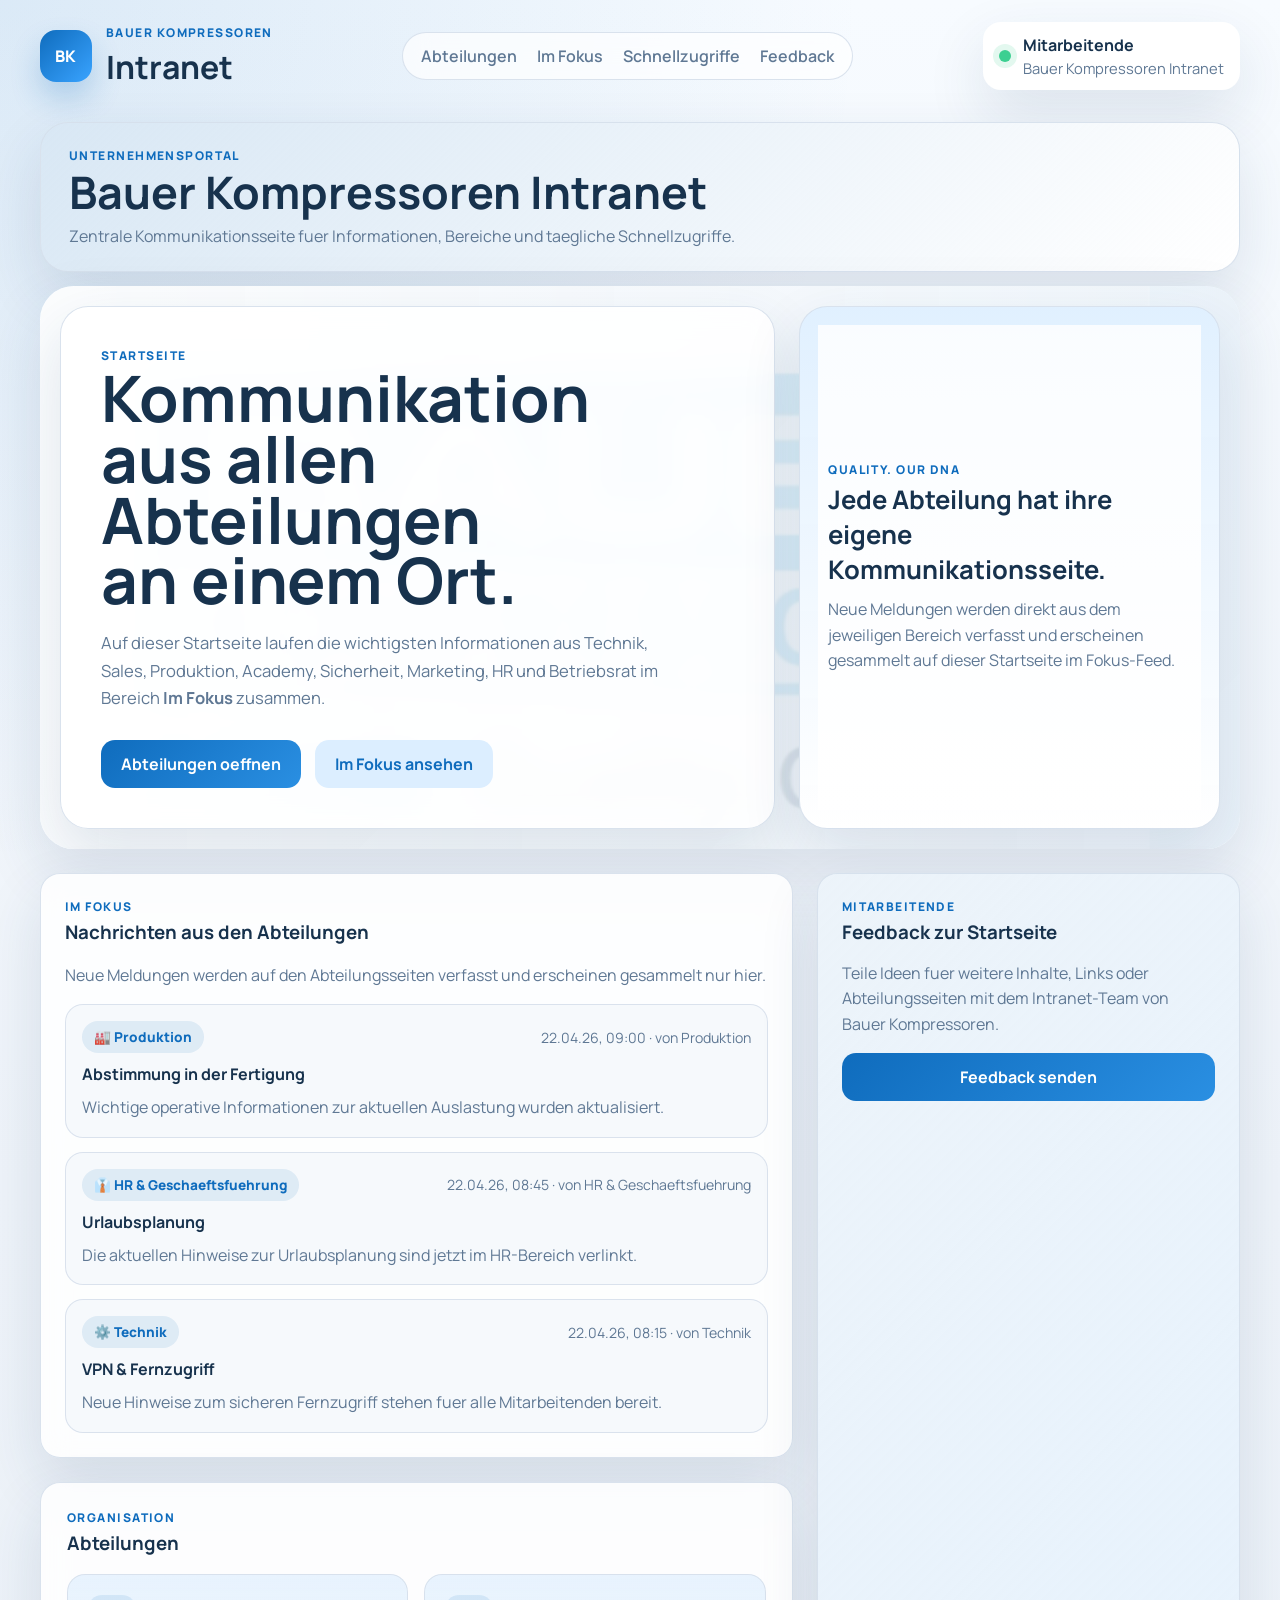
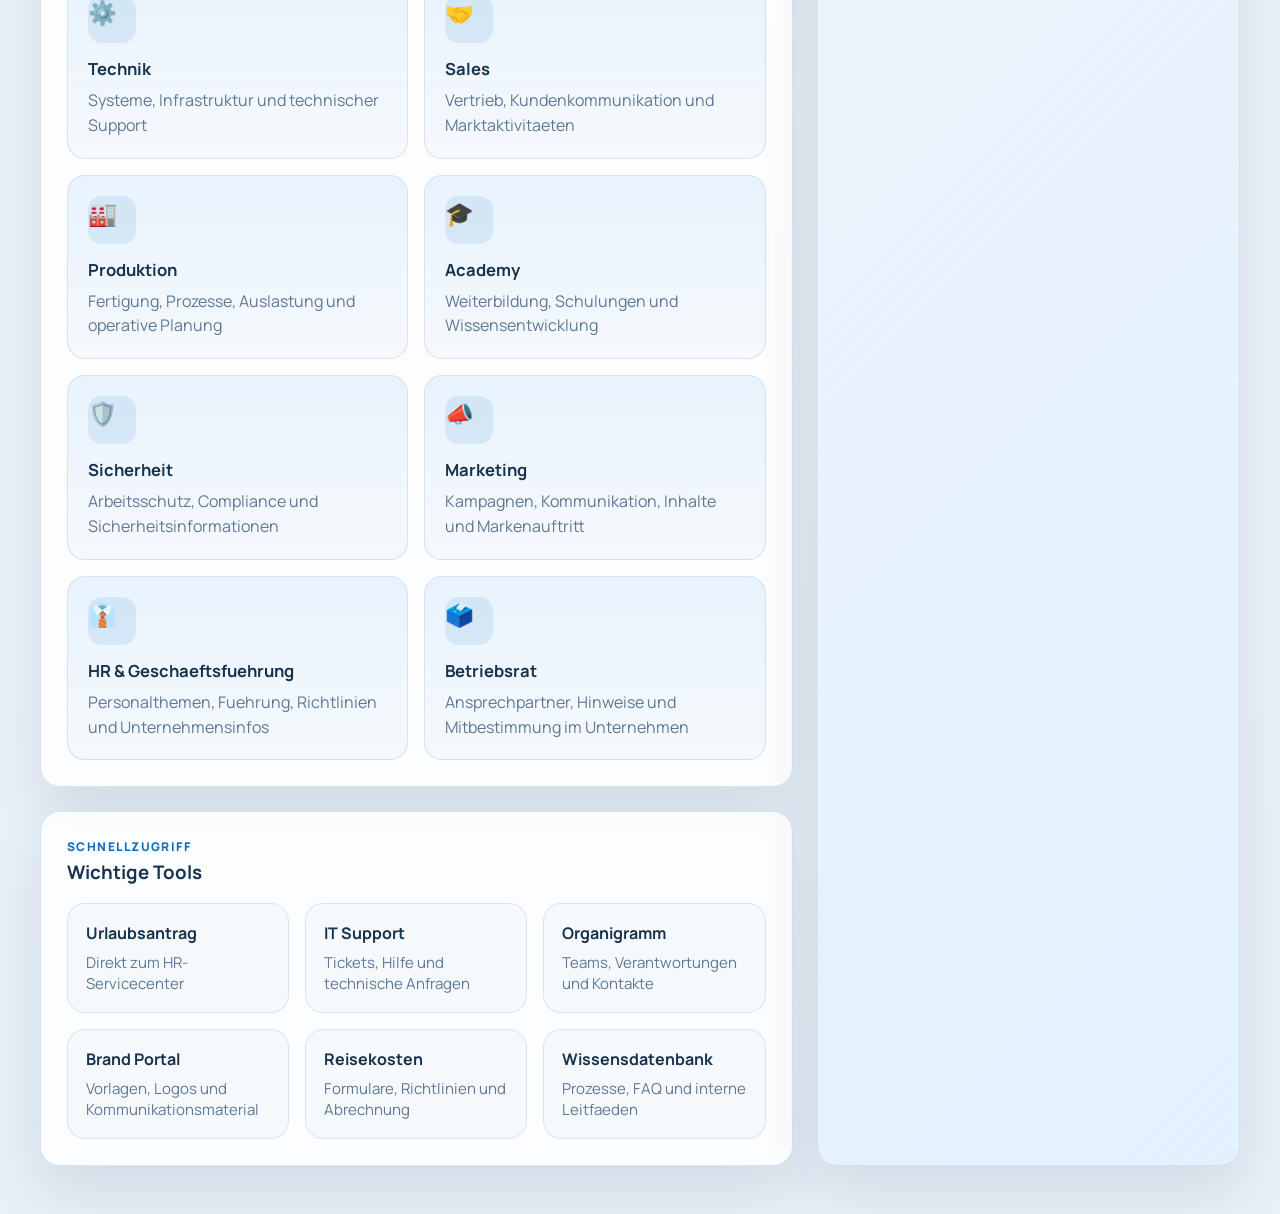
<file: index.html>
<!DOCTYPE html>
<html lang="de">
<head>
  <meta charset="UTF-8">
  <meta name="viewport" content="width=device-width, initial-scale=1.0">
  <title>Bauer Kompressoren Intranet</title>
  <link rel="preconnect" href="https://fonts.googleapis.com">
  <link rel="preconnect" href="https://fonts.gstatic.com" crossorigin>
  <link href="https://fonts.googleapis.com/css2?family=Manrope:wght@400;500;600;700;800&display=swap" rel="stylesheet">
  <link rel="stylesheet" href="styles.css">
  <script src="app.js" defer></script>
</head>
<body data-page="home">
  <header class="topbar">
    <div class="brand">
      <div class="brand-mark">BK</div>
      <div>
        <p class="eyebrow">Bauer Kompressoren</p>
        <h1>Intranet</h1>
      </div>
    </div>

    <nav class="topnav" aria-label="Hauptnavigation">
      <a href="#departments">Abteilungen</a>
      <a href="#focus">Im Fokus</a>
      <a href="#tools">Schnellzugriffe</a>
      <a href="#feedback">Feedback</a>
    </nav>

    <div class="profile-card">
      <span class="status-dot"></span>
      <div>
        <strong id="current-user-name">Mitarbeitende</strong>
        <p id="current-user-role">Bauer Kompressoren Intranet</p>
      </div>
    </div>
  </header>

  <main class="layout">
    <section class="brand-banner" aria-label="Unternehmensmarke">
      <div class="brand-banner-copy">
        <p class="eyebrow">Unternehmensportal</p>
        <h2>Bauer Kompressoren Intranet</h2>
        <p>Zentrale Kommunikationsseite fuer Informationen, Bereiche und taegliche Schnellzugriffe.</p>
      </div>
    </section>

    <section class="hero">
      <div class="hero-copy">
        <p class="eyebrow">Startseite</p>
        <h2>Kommunikation aus allen Abteilungen an einem Ort.</h2>
        <p>
          Auf dieser Startseite laufen die wichtigsten Informationen aus Technik,
          Sales, Produktion, Academy, Sicherheit, Marketing, HR und Betriebsrat
          im Bereich <strong>Im Fokus</strong> zusammen.
        </p>
        <div class="hero-actions">
          <a class="button primary" href="#departments">Abteilungen oeffnen</a>
          <a class="button secondary" href="#focus">Im Fokus ansehen</a>
        </div>
      </div>

      <aside class="hero-panel hero-visual">
        <div class="hero-visual-copy">
          <p class="eyebrow">Quality. Our DNA</p>
          <h3>Jede Abteilung hat ihre eigene Kommunikationsseite.</h3>
          <p>
            Neue Meldungen werden direkt aus dem jeweiligen Bereich verfasst
            und erscheinen gesammelt auf dieser Startseite im Fokus-Feed.
          </p>
        </div>
      </aside>
    </section>

    <section class="content-grid">
      <div class="main-column">
        <section id="focus" class="card compact focus-card">
          <div class="section-heading">
            <div>
              <p class="eyebrow">Im Fokus</p>
              <h3>Nachrichten aus den Abteilungen</h3>
            </div>
          </div>
          <p class="focus-note">
            Neue Meldungen werden auf den Abteilungsseiten verfasst und erscheinen gesammelt nur hier.
          </p>
          <div id="focus-feed" class="focus-feed"></div>
          <p id="focus-empty" class="focus-empty" hidden>Noch keine Meldungen im Fokus.</p>
        </section>

        <section id="departments" class="card">
          <div class="section-heading">
            <div>
              <p class="eyebrow">Organisation</p>
              <h3>Abteilungen</h3>
            </div>
          </div>

          <div class="department-grid">
            <a href="department.html?dept=technik" class="department-tile">
              <span class="department-icon" aria-hidden="true">⚙️</span>
              <strong>Technik</strong>
              <span>Systeme, Infrastruktur und technischer Support</span>
            </a>
            <a href="department.html?dept=sales" class="department-tile">
              <span class="department-icon" aria-hidden="true">🤝</span>
              <strong>Sales</strong>
              <span>Vertrieb, Kundenkommunikation und Marktaktivitaeten</span>
            </a>
            <a href="department.html?dept=produktion" class="department-tile">
              <span class="department-icon" aria-hidden="true">🏭</span>
              <strong>Produktion</strong>
              <span>Fertigung, Prozesse, Auslastung und operative Planung</span>
            </a>
            <a href="department.html?dept=academy" class="department-tile">
              <span class="department-icon" aria-hidden="true">🎓</span>
              <strong>Academy</strong>
              <span>Weiterbildung, Schulungen und Wissensentwicklung</span>
            </a>
            <a href="department.html?dept=sicherheit" class="department-tile">
              <span class="department-icon" aria-hidden="true">🛡️</span>
              <strong>Sicherheit</strong>
              <span>Arbeitsschutz, Compliance und Sicherheitsinformationen</span>
            </a>
            <a href="department.html?dept=marketing" class="department-tile">
              <span class="department-icon" aria-hidden="true">📣</span>
              <strong>Marketing</strong>
              <span>Kampagnen, Kommunikation, Inhalte und Markenauftritt</span>
            </a>
            <a href="department.html?dept=hr-geschaeftsfuehrung" class="department-tile">
              <span class="department-icon" aria-hidden="true">👔</span>
              <strong>HR &amp; Geschaeftsfuehrung</strong>
              <span>Personalthemen, Fuehrung, Richtlinien und Unternehmensinfos</span>
            </a>
            <a href="department.html?dept=betriebsrat" class="department-tile">
              <span class="department-icon" aria-hidden="true">🗳️</span>
              <strong>Betriebsrat</strong>
              <span>Ansprechpartner, Hinweise und Mitbestimmung im Unternehmen</span>
            </a>
          </div>
        </section>

        <section id="tools" class="card">
          <div class="section-heading">
            <div>
              <p class="eyebrow">Schnellzugriff</p>
              <h3>Wichtige Tools</h3>
            </div>
          </div>

          <div class="quick-links">
            <a href="#tools" class="quick-link">
              <strong>Urlaubsantrag</strong>
              <span>Direkt zum HR-Servicecenter</span>
            </a>
            <a href="#tools" class="quick-link">
              <strong>IT Support</strong>
              <span>Tickets, Hilfe und technische Anfragen</span>
            </a>
            <a href="#tools" class="quick-link">
              <strong>Organigramm</strong>
              <span>Teams, Verantwortungen und Kontakte</span>
            </a>
            <a href="#tools" class="quick-link">
              <strong>Brand Portal</strong>
              <span>Vorlagen, Logos und Kommunikationsmaterial</span>
            </a>
            <a href="#tools" class="quick-link">
              <strong>Reisekosten</strong>
              <span>Formulare, Richtlinien und Abrechnung</span>
            </a>
            <a href="#tools" class="quick-link">
              <strong>Wissensdatenbank</strong>
              <span>Prozesse, FAQ und interne Leitfaeden</span>
            </a>
          </div>
        </section>
      </div>

      <aside class="sidebar">
        <section id="feedback" class="card compact accent-card">
          <p class="eyebrow">Mitarbeitende</p>
          <h3>Feedback zur Startseite</h3>
          <p>
            Teile Ideen fuer weitere Inhalte, Links oder Abteilungsseiten mit dem
            Intranet-Team von Bauer Kompressoren.
          </p>
          <a class="button primary full-width" href="#feedback">Feedback senden</a>
        </section>
      </aside>
    </section>
  </main>
</body>
</html>
</file>
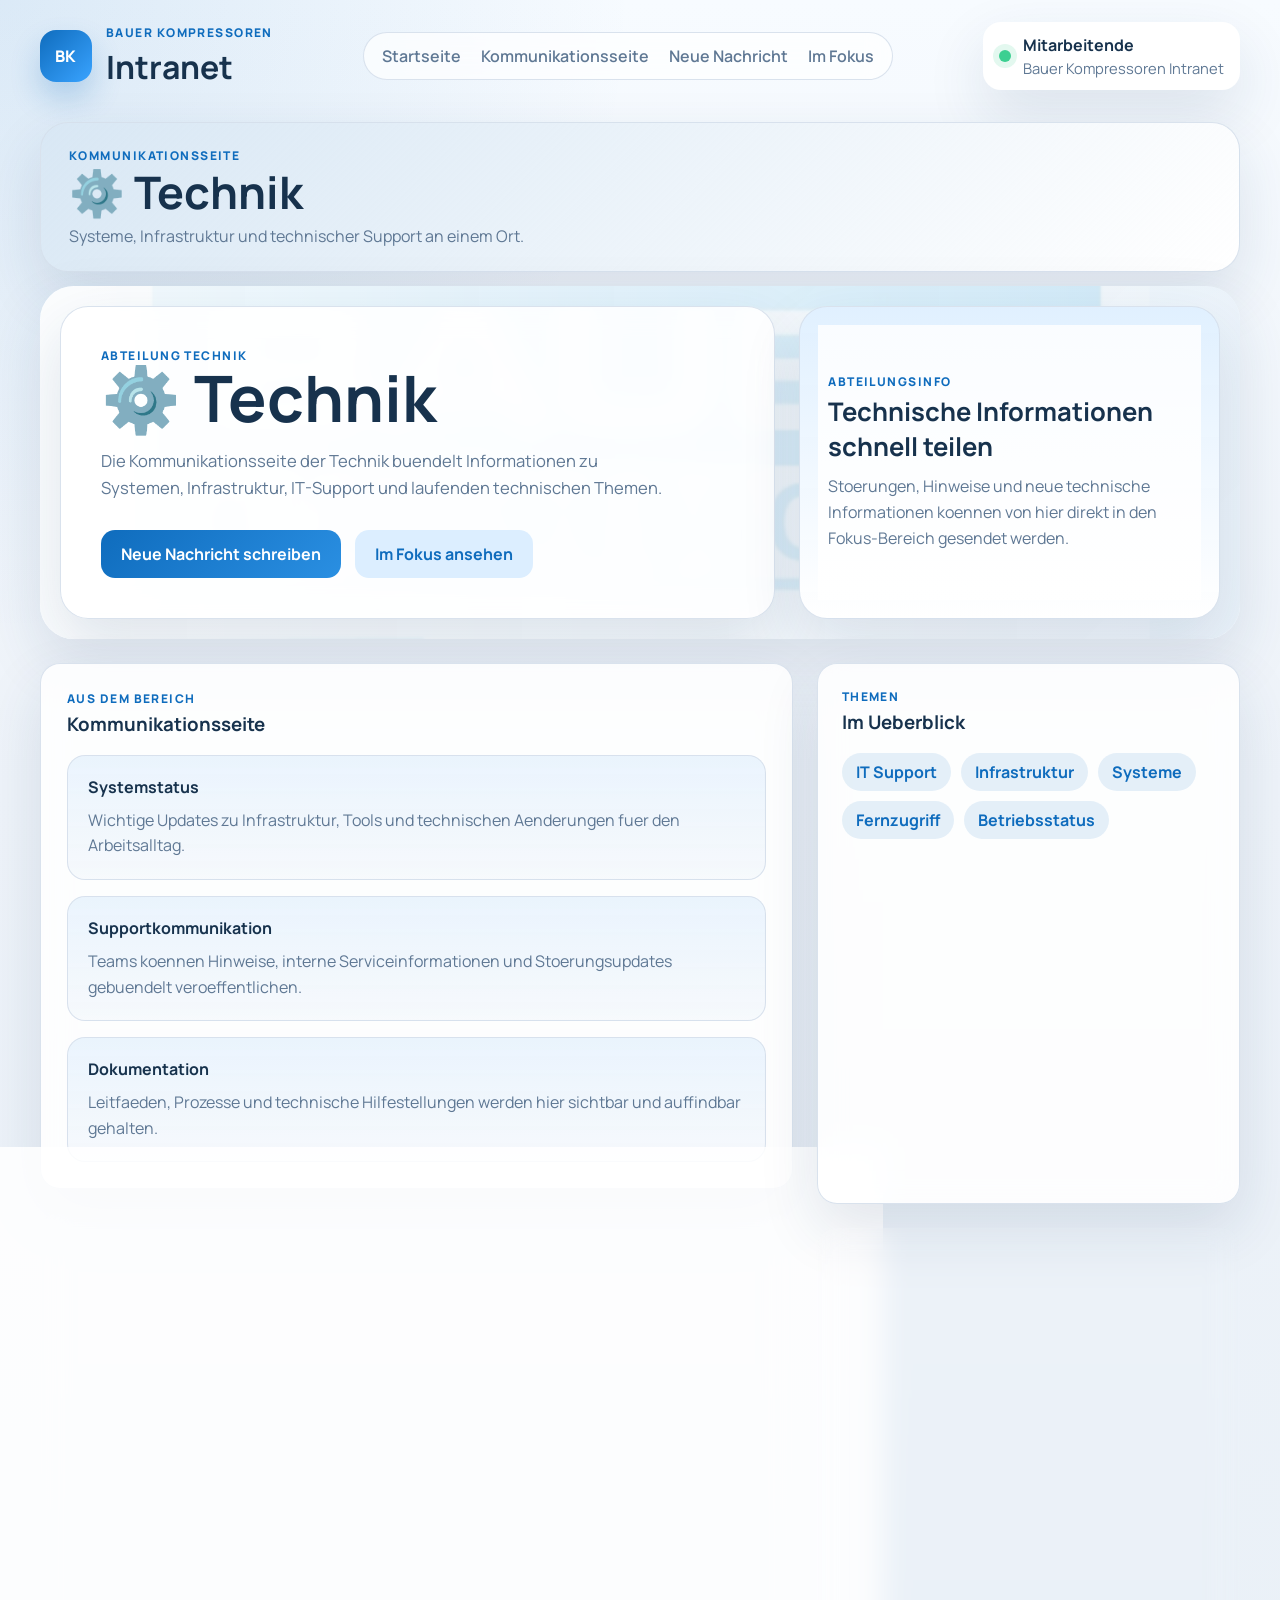
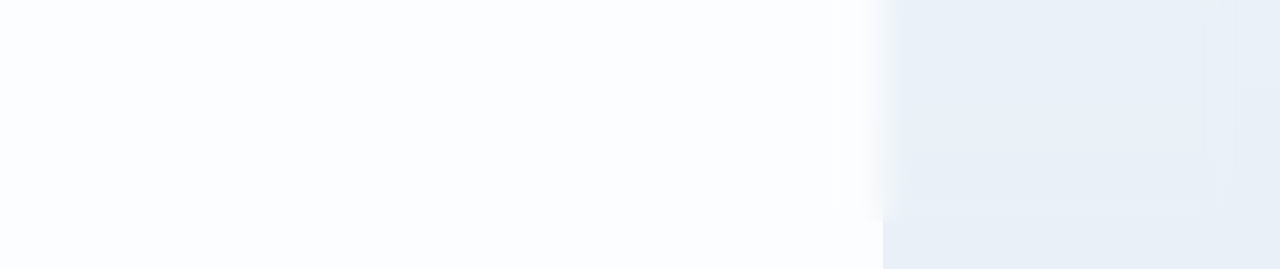
<file: department.html>
<!DOCTYPE html>
<html lang="de">
<head>
  <meta charset="UTF-8">
  <meta name="viewport" content="width=device-width, initial-scale=1.0">
  <title>Abteilung | Bauer Kompressoren Intranet</title>
  <link rel="preconnect" href="https://fonts.googleapis.com">
  <link rel="preconnect" href="https://fonts.gstatic.com" crossorigin>
  <link href="https://fonts.googleapis.com/css2?family=Manrope:wght@400;500;600;700;800&display=swap" rel="stylesheet">
  <link rel="stylesheet" href="styles.css">
  <script src="app.js" defer></script>
</head>
<body data-page="department">
  <header class="topbar">
    <div class="brand">
      <div class="brand-mark">BK</div>
      <div>
        <p class="eyebrow">Bauer Kompressoren</p>
        <h1>Intranet</h1>
      </div>
    </div>

    <nav class="topnav" aria-label="Hauptnavigation">
      <a href="index.html">Startseite</a>
      <a href="#communication">Kommunikationsseite</a>
      <a href="#compose">Neue Nachricht</a>
      <a href="index.html#focus">Im Fokus</a>
    </nav>

    <div class="profile-card">
      <span class="status-dot"></span>
      <div>
        <strong id="current-user-name">Mitarbeitende</strong>
        <p id="current-user-role">Bauer Kompressoren Intranet</p>
      </div>
    </div>
  </header>

  <main class="layout">
    <section class="brand-banner" aria-label="Unternehmensmarke">
      <div class="brand-banner-copy">
        <p class="eyebrow">Kommunikationsseite</p>
        <h2 id="department-banner-title">Abteilung</h2>
        <p id="department-banner-copy">Informationen und Kommunikation aus dem Bereich.</p>
      </div>
    </section>

    <section class="hero">
      <div class="hero-copy">
        <p class="eyebrow" id="department-page-label">Abteilung</p>
        <h2 id="department-page-title">Bereich</h2>
        <p id="department-page-description">
          Diese Seite buendelt die Kommunikation, Themen und Meldungen der Abteilung.
        </p>
        <div class="hero-actions">
          <button class="button primary" id="compose-toggle" type="button">Neue Nachricht schreiben</button>
          <a class="button secondary" href="index.html#focus">Im Fokus ansehen</a>
        </div>
      </div>

      <aside class="hero-panel hero-visual">
        <div class="hero-visual-copy">
          <p class="eyebrow">Abteilungsinfo</p>
          <h3 id="department-panel-title">Kommunikation aus dem Bereich</h3>
          <p id="department-panel-copy">
            Meldungen dieser Seite erscheinen gesammelt im Bereich Im Fokus auf der Startseite.
          </p>
        </div>
      </aside>
    </section>

    <section class="department-layout">
      <div class="page-main">
        <section id="communication" class="card">
          <div class="section-heading">
            <div>
              <p class="eyebrow">Aus dem Bereich</p>
              <h3>Kommunikationsseite</h3>
            </div>
          </div>
          <div id="department-highlights" class="info-stack"></div>
        </section>

        <section id="compose" class="card compose-card">
          <div class="section-heading">
            <div>
              <p class="eyebrow">Nachricht verfassen</p>
              <h3 id="compose-title">Neue Meldung</h3>
            </div>
          </div>
          <p class="compose-note">
            Diese Nachricht wird nur im Bereich <strong>Im Fokus</strong> auf der Startseite angezeigt und mit der aktuellen Abteilung gekennzeichnet.
          </p>
          <form id="department-message-form" class="message-form" hidden>
            <label class="field" for="message-title">
              <span class="field-label">Titel</span>
              <input id="message-title" class="text-input" name="title" type="text" maxlength="80" required>
            </label>

            <label class="field" for="message-content">
              <span class="field-label">Nachricht</span>
              <textarea id="message-content" class="text-area" name="content" maxlength="320" required></textarea>
            </label>

            <div class="compose-actions">
              <button class="button primary" type="submit">Nachricht an Im Fokus senden</button>
              <button class="button secondary" id="compose-cancel" type="button">Schliessen</button>
            </div>

            <p class="inline-note" id="compose-help">
              Nach dem Senden wirst du direkt zur Startseite in den Bereich Im Fokus gefuehrt.
            </p>
            <p class="status-message" id="message-status" aria-live="polite"></p>
          </form>
        </section>
      </div>

      <aside class="page-sidebar">
        <section class="card compact">
          <div class="section-heading">
            <div>
              <p class="eyebrow">Themen</p>
              <h3>Im Ueberblick</h3>
            </div>
          </div>
          <div id="department-topics" class="topic-list"></div>
        </section>

        <section class="card compact accent-card">
          <p class="eyebrow">Verbindung</p>
          <h3>Zurueck zur Startseite</h3>
          <p>
            Alle aus dieser Seite verfassten Nachrichten werden im zentralen Fokus-Bereich des Intranets gesammelt.
          </p>
          <a class="button primary full-width" href="index.html#focus">Im Fokus oeffnen</a>
        </section>
      </aside>
    </section>
  </main>
</body>
</html>
</file>
<file: styles.css>
:root {
  --bg: #eef3f9;
  --panel: #ffffff;
  --panel-soft: #f6f9fc;
  --line: #d5dfec;
  --text: #17324d;
  --muted: #5f7894;
  --primary: #0f6cbd;
  --primary-dark: #0a4f8a;
  --accent: #dceeff;
  --shadow: 0 24px 60px rgba(25, 61, 99, 0.12);
  --radius-xl: 28px;
  --radius-lg: 20px;
  --radius-md: 14px;
}

* {
  box-sizing: border-box;
}

html {
  scroll-behavior: smooth;
}

body {
  margin: 0;
  font-family: "Manrope", sans-serif;
  color: var(--text);
  background:
    radial-gradient(circle at top left, rgba(15, 108, 189, 0.12), transparent 28%),
    linear-gradient(180deg, #f7fbff 0%, var(--bg) 42%, #e9f0f7 100%);
}

a {
  color: inherit;
  text-decoration: none;
}

.topbar,
.layout {
  width: min(1200px, calc(100% - 32px));
  margin: 0 auto;
}

.topbar {
  display: flex;
  align-items: center;
  justify-content: space-between;
  gap: 24px;
  padding: 22px 0;
}

.brand {
  display: flex;
  align-items: center;
  gap: 14px;
}

.brand-mark {
  display: grid;
  place-items: center;
  width: 52px;
  height: 52px;
  border-radius: 16px;
  background: linear-gradient(135deg, var(--primary), #39a3ff);
  color: #fff;
  font-weight: 800;
  letter-spacing: 0.06em;
  box-shadow: 0 16px 30px rgba(15, 108, 189, 0.24);
}

.brand h1,
.hero h2,
.section-heading h3,
.card h3,
.news-card h4,
.event-item h4 {
  margin: 0;
}

.eyebrow {
  margin: 0 0 4px;
  font-size: 0.75rem;
  font-weight: 800;
  letter-spacing: 0.12em;
  text-transform: uppercase;
  color: var(--primary);
}

.topnav {
  display: flex;
  align-items: center;
  gap: 20px;
  padding: 12px 18px;
  border: 1px solid rgba(213, 223, 236, 0.9);
  border-radius: 999px;
  background: rgba(255, 255, 255, 0.7);
  backdrop-filter: blur(12px);
}

.topnav a {
  color: var(--muted);
  font-weight: 600;
}

.profile-card {
  display: flex;
  align-items: center;
  gap: 12px;
  padding: 12px 16px;
  border-radius: 18px;
  background: var(--panel);
  box-shadow: var(--shadow);
}

.profile-card p {
  margin: 2px 0 0;
  color: var(--muted);
  font-size: 0.92rem;
}

.status-dot {
  width: 12px;
  height: 12px;
  border-radius: 999px;
  background: #3ccf91;
  box-shadow: 0 0 0 6px rgba(60, 207, 145, 0.14);
}

.layout {
  padding-bottom: 48px;
}

.brand-banner {
  margin-top: 10px;
  padding: 24px 28px;
  border-radius: var(--radius-xl);
  border: 1px solid rgba(213, 223, 236, 0.9);
  background:
    linear-gradient(135deg, rgba(15, 108, 189, 0.16), rgba(255, 255, 255, 0.92)),
    var(--panel);
  box-shadow: var(--shadow);
  backdrop-filter: blur(14px);
}

.brand-banner-copy h2 {
  margin: 0;
  font-size: clamp(1.9rem, 3.5vw, 3rem);
  line-height: 1.05;
}

.brand-banner-copy p:last-child {
  margin: 10px 0 0;
  color: var(--muted);
  font-size: 1rem;
}

.hero {
  position: relative;
  display: grid;
  grid-template-columns: 1.7fr 1fr;
  gap: 24px;
  margin-top: 14px;
  padding: 20px;
  border-radius: 34px;
  overflow: hidden;
  background: linear-gradient(135deg, rgba(235, 244, 251, 0.96), rgba(224, 236, 247, 0.94));
  background-repeat: no-repeat;
  box-shadow: var(--shadow);
}

.hero::before {
  content: "";
  position: absolute;
  inset: 0;
  background-image: url("bauer-kompressoren-logo.png");
  background-repeat: no-repeat;
  background-position: center;
  background-size: min(88%, 980px);
  opacity: 0.18;
  transform: scale(1.04);
  pointer-events: none;
}

.hero::after {
  content: "";
  position: absolute;
  inset: 0;
  background:
    linear-gradient(90deg, rgba(255, 255, 255, 0.82) 0%, rgba(255, 255, 255, 0.58) 42%, rgba(255, 255, 255, 0.28) 100%);
  pointer-events: none;
}

.hero > * {
  position: relative;
  z-index: 1;
}

.hero-copy,
.hero-panel,
.card {
  background: rgba(255, 255, 255, 0.86);
  border: 1px solid rgba(213, 223, 236, 0.9);
  box-shadow: var(--shadow);
  backdrop-filter: blur(14px);
}

.hero-copy {
  padding: 40px;
  border-radius: var(--radius-xl);
  background: rgba(255, 255, 255, 0.84);
}

.hero h2 {
  max-width: 10ch;
  font-size: clamp(2.4rem, 5vw, 4.2rem);
  line-height: 0.95;
}

.hero-copy > p:last-of-type {
  max-width: 58ch;
  margin: 18px 0 0;
  font-size: 1.04rem;
  line-height: 1.65;
  color: var(--muted);
}

.hero-actions {
  display: flex;
  flex-wrap: wrap;
  gap: 14px;
  margin-top: 28px;
}

.button {
  display: inline-flex;
  align-items: center;
  justify-content: center;
  min-height: 48px;
  padding: 0 20px;
  border: 0;
  border-radius: 14px;
  cursor: pointer;
  font-family: inherit;
  font-size: 1rem;
  font-weight: 700;
}

.button.primary {
  color: #fff;
  background: linear-gradient(135deg, var(--primary), #2a8fe2);
}

.button.secondary {
  color: var(--primary);
  background: var(--accent);
}

.full-width {
  width: 100%;
}

.hero-panel {
  padding: 28px;
  border-radius: var(--radius-xl);
  background:
    linear-gradient(180deg, rgba(220, 238, 255, 0.88), rgba(255, 255, 255, 0.9)),
    var(--panel);
}

.hero-visual {
  position: relative;
  display: flex;
  flex-direction: column;
  justify-content: center;
  min-height: 100%;
  overflow: hidden;
}

.hero-visual::before {
  content: "";
  position: absolute;
  inset: 18px;
  background-image:
    linear-gradient(180deg, rgba(255, 255, 255, 0.82), rgba(255, 255, 255, 0.92));
  opacity: 1;
  pointer-events: none;
}

.hero-visual-copy {
  position: relative;
  z-index: 1;
}

.hero-visual-copy h3 {
  margin: 0;
  font-size: 1.6rem;
}

.hero-visual-copy p:last-child {
  margin: 10px 0 0;
  color: var(--muted);
  line-height: 1.6;
}

.content-grid {
  display: grid;
  grid-template-columns: 1.6fr 0.9fr;
  gap: 24px;
  margin-top: 24px;
}

.main-column,
.sidebar {
  display: grid;
  gap: 24px;
}

.card {
  padding: 26px;
  border-radius: var(--radius-lg);
}

.card.compact {
  padding: 24px;
}

.section-heading {
  display: flex;
  align-items: end;
  justify-content: space-between;
  gap: 16px;
  margin-bottom: 18px;
}

.section-heading a {
  color: var(--primary);
  font-weight: 700;
}

.quick-links {
  display: grid;
  grid-template-columns: repeat(3, minmax(0, 1fr));
  gap: 16px;
}

.quick-link {
  padding: 18px;
  border-radius: 18px;
  background: var(--panel-soft);
  border: 1px solid rgba(213, 223, 236, 0.8);
  transition: transform 180ms ease, border-color 180ms ease;
}

.quick-link:hover {
  transform: translateY(-2px);
  border-color: rgba(15, 108, 189, 0.34);
}

.quick-link span {
  display: block;
  margin-top: 8px;
  color: var(--muted);
  font-size: 0.94rem;
}

.event-list {
  display: grid;
  gap: 14px;
}

.event-item {
  display: grid;
  grid-template-columns: 72px 1fr;
  gap: 14px;
  align-items: center;
  padding: 14px;
  border-radius: 18px;
  background: var(--panel-soft);
}

.event-item p {
  margin: 6px 0 0;
  color: var(--muted);
  line-height: 1.5;
}

.event-date {
  display: grid;
  place-items: center;
  min-height: 72px;
  padding: 10px 8px;
  border-radius: 16px;
  background: #fff;
  color: var(--primary);
  text-align: center;
}

.event-date strong {
  font-size: 1.2rem;
  letter-spacing: 0.04em;
}

.focus-card {
  position: relative;
}

.focus-note,
.focus-empty {
  margin: 0 0 16px;
  color: var(--muted);
  line-height: 1.6;
}

.focus-feed {
  display: grid;
  gap: 14px;
}

.focus-item {
  padding: 16px;
  border-radius: 18px;
  background: var(--panel-soft);
  border: 1px solid rgba(213, 223, 236, 0.85);
}

.focus-item-header {
  display: flex;
  flex-wrap: wrap;
  align-items: center;
  justify-content: space-between;
  gap: 10px;
  margin-bottom: 10px;
}

.focus-badge {
  display: inline-flex;
  align-items: center;
  gap: 8px;
  padding: 7px 12px;
  border-radius: 999px;
  background: rgba(15, 108, 189, 0.1);
  color: var(--primary);
  font-size: 0.85rem;
  font-weight: 800;
}

.focus-meta {
  color: var(--muted);
  font-size: 0.88rem;
}

.focus-item h4,
.info-card h4 {
  margin: 0;
}

.focus-item p,
.info-card p,
.compose-note,
.inline-note,
.status-message {
  margin: 10px 0 0;
  color: var(--muted);
  line-height: 1.6;
}

.department-grid {
  display: grid;
  grid-template-columns: repeat(2, minmax(0, 1fr));
  gap: 16px;
}

.department-tile {
  display: block;
  padding: 20px;
  border-radius: 18px;
  background:
    linear-gradient(180deg, rgba(220, 238, 255, 0.55), rgba(246, 249, 252, 0.95)),
    var(--panel-soft);
  border: 1px solid rgba(213, 223, 236, 0.9);
  transition: transform 180ms ease, border-color 180ms ease, box-shadow 180ms ease;
}

.department-tile:hover {
  transform: translateY(-2px);
  border-color: rgba(15, 108, 189, 0.34);
  box-shadow: 0 18px 32px rgba(15, 108, 189, 0.12);
}

.department-tile strong {
  display: block;
  margin-top: 14px;
  margin-bottom: 8px;
  font-size: 1.04rem;
}

.department-icon {
  display: inline-grid;
  place-items: center;
  width: 48px;
  height: 48px;
  border-radius: 14px;
  background: rgba(15, 108, 189, 0.1);
  font-size: 1.45rem;
}

.department-tile span {
  display: block;
  color: var(--muted);
  line-height: 1.55;
}

.accent-card {
  background:
    linear-gradient(135deg, rgba(15, 108, 189, 0.08), rgba(220, 238, 255, 0.8)),
    var(--panel);
}

.accent-card p:last-of-type {
  color: var(--muted);
  line-height: 1.6;
}

.department-layout {
  display: grid;
  grid-template-columns: 1.6fr 0.9fr;
  gap: 24px;
  margin-top: 24px;
}

.page-main,
.page-sidebar {
  display: grid;
  gap: 24px;
}

.info-stack {
  display: grid;
  gap: 16px;
}

.info-card {
  padding: 20px;
  border-radius: 18px;
  background:
    linear-gradient(180deg, rgba(220, 238, 255, 0.45), rgba(246, 249, 252, 0.96)),
    var(--panel-soft);
  border: 1px solid rgba(213, 223, 236, 0.9);
}

.topic-list {
  display: flex;
  flex-wrap: wrap;
  gap: 10px;
}

.topic-chip {
  display: inline-flex;
  align-items: center;
  min-height: 38px;
  padding: 0 14px;
  border-radius: 999px;
  background: rgba(15, 108, 189, 0.1);
  color: var(--primary);
  font-weight: 700;
}

.compose-card {
  scroll-margin-top: 24px;
}

.message-form {
  display: grid;
  gap: 16px;
  margin-top: 18px;
}

.field {
  display: grid;
  gap: 8px;
}

.field-label {
  font-weight: 700;
}

.text-input,
.text-area {
  width: 100%;
  border: 1px solid rgba(213, 223, 236, 0.95);
  border-radius: 14px;
  padding: 14px 16px;
  background: #fff;
  color: var(--text);
  font: inherit;
}

.text-input:focus,
.text-area:focus {
  outline: 2px solid rgba(15, 108, 189, 0.2);
  border-color: rgba(15, 108, 189, 0.45);
}

.text-area {
  min-height: 150px;
  resize: vertical;
}

.compose-actions {
  display: flex;
  flex-wrap: wrap;
  gap: 12px;
}

.status-message {
  color: var(--primary-dark);
  font-weight: 600;
}

@media (max-width: 1080px) {
  .topbar,
  .hero,
  .content-grid,
  .department-layout {
    grid-template-columns: 1fr;
  }

  .topbar {
    align-items: flex-start;
    flex-direction: column;
  }

  .topnav {
    flex-wrap: wrap;
  }

  .hero::before {
    background-position: center top 12px;
    background-size: min(90%, 760px);
    opacity: 0.16;
  }

  .hero::after {
    background: linear-gradient(180deg, rgba(255, 255, 255, 0.8), rgba(255, 255, 255, 0.42));
  }
}

@media (max-width: 720px) {
  .topbar,
  .layout {
    width: min(100% - 20px, 1200px);
  }

  .hero-copy,
  .hero-panel,
  .card {
    padding: 20px;
  }

  .hero {
    padding: 12px;
  }

  .hero::before {
    background-position: center top 18px;
    background-size: 92%;
    opacity: 0.14;
  }

  .hero::after {
    background: linear-gradient(180deg, rgba(255, 255, 255, 0.86), rgba(255, 255, 255, 0.48));
  }

  .quick-links,
  .department-grid {
    grid-template-columns: 1fr;
  }

  .focus-item-header {
    align-items: flex-start;
    flex-direction: column;
  }

  .hero h2 {
    max-width: none;
  }

  .section-heading {
    align-items: flex-start;
    flex-direction: column;
  }
}
</file>
